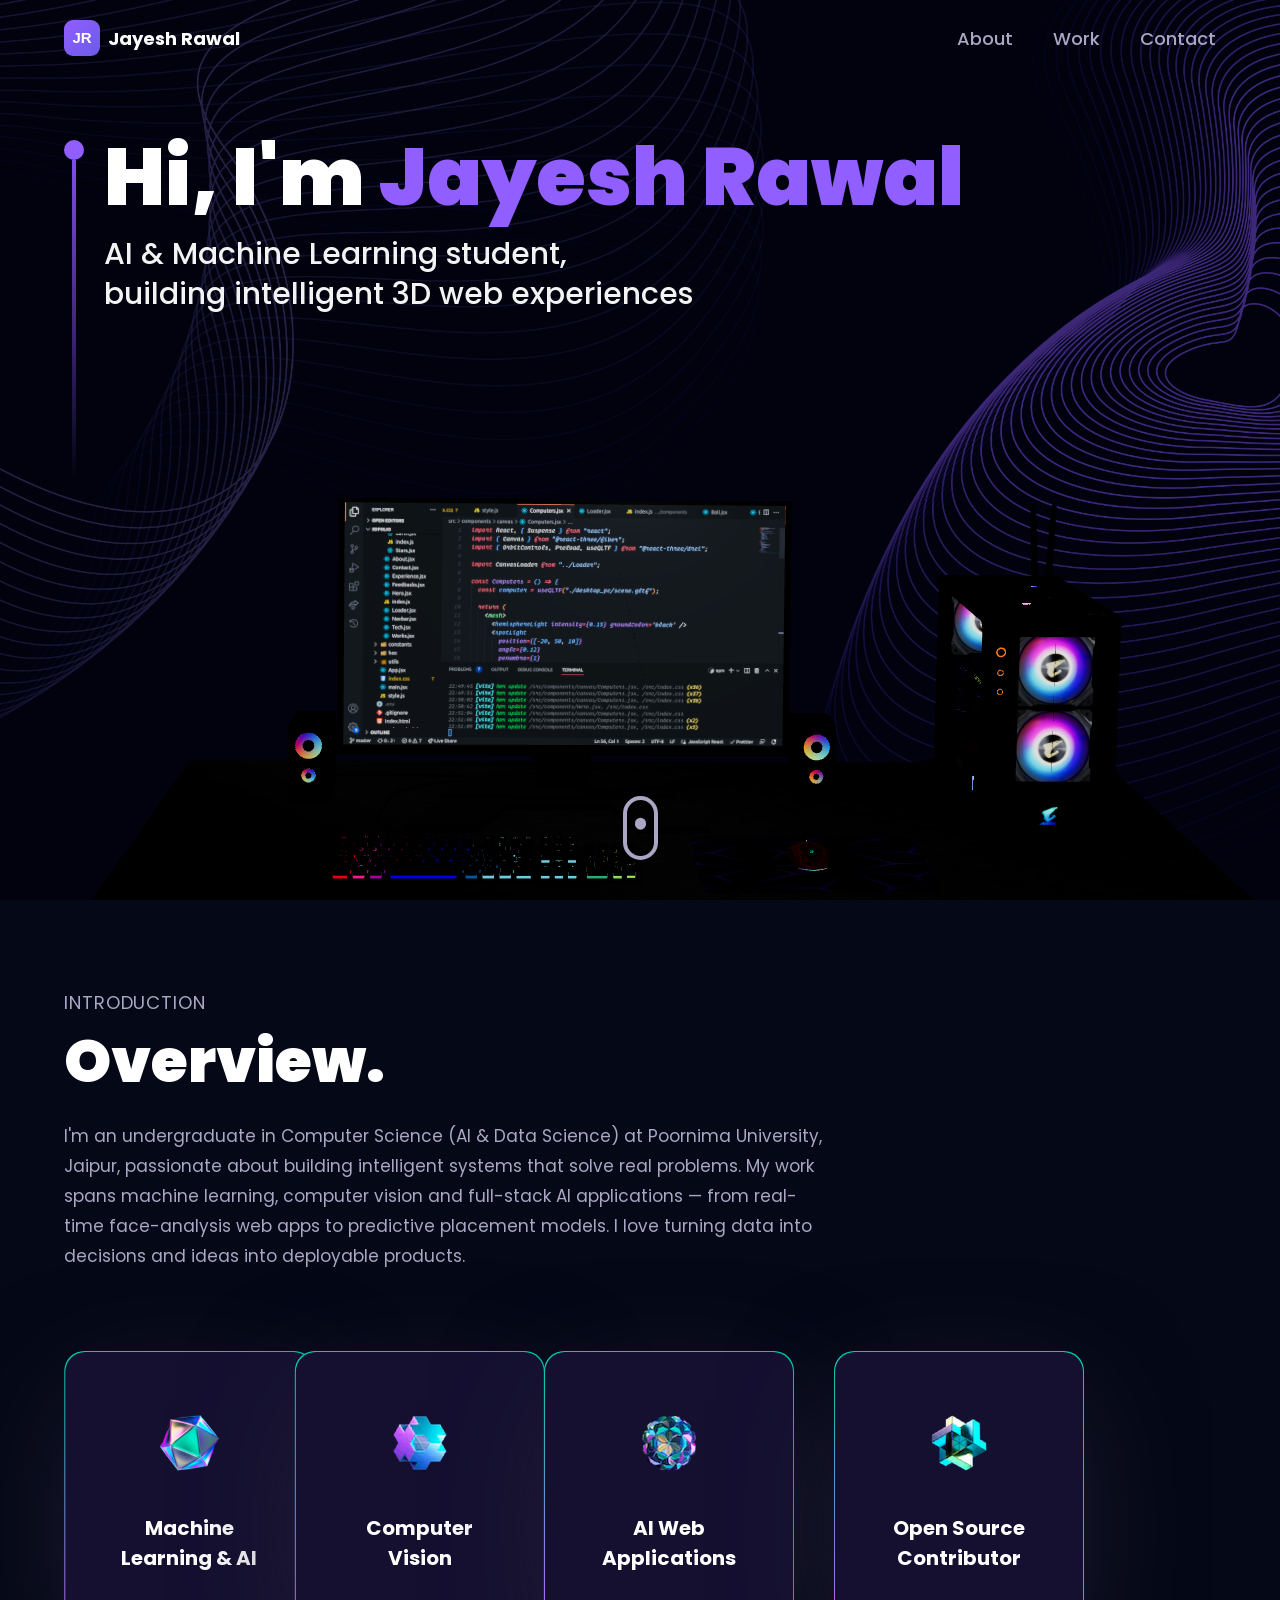
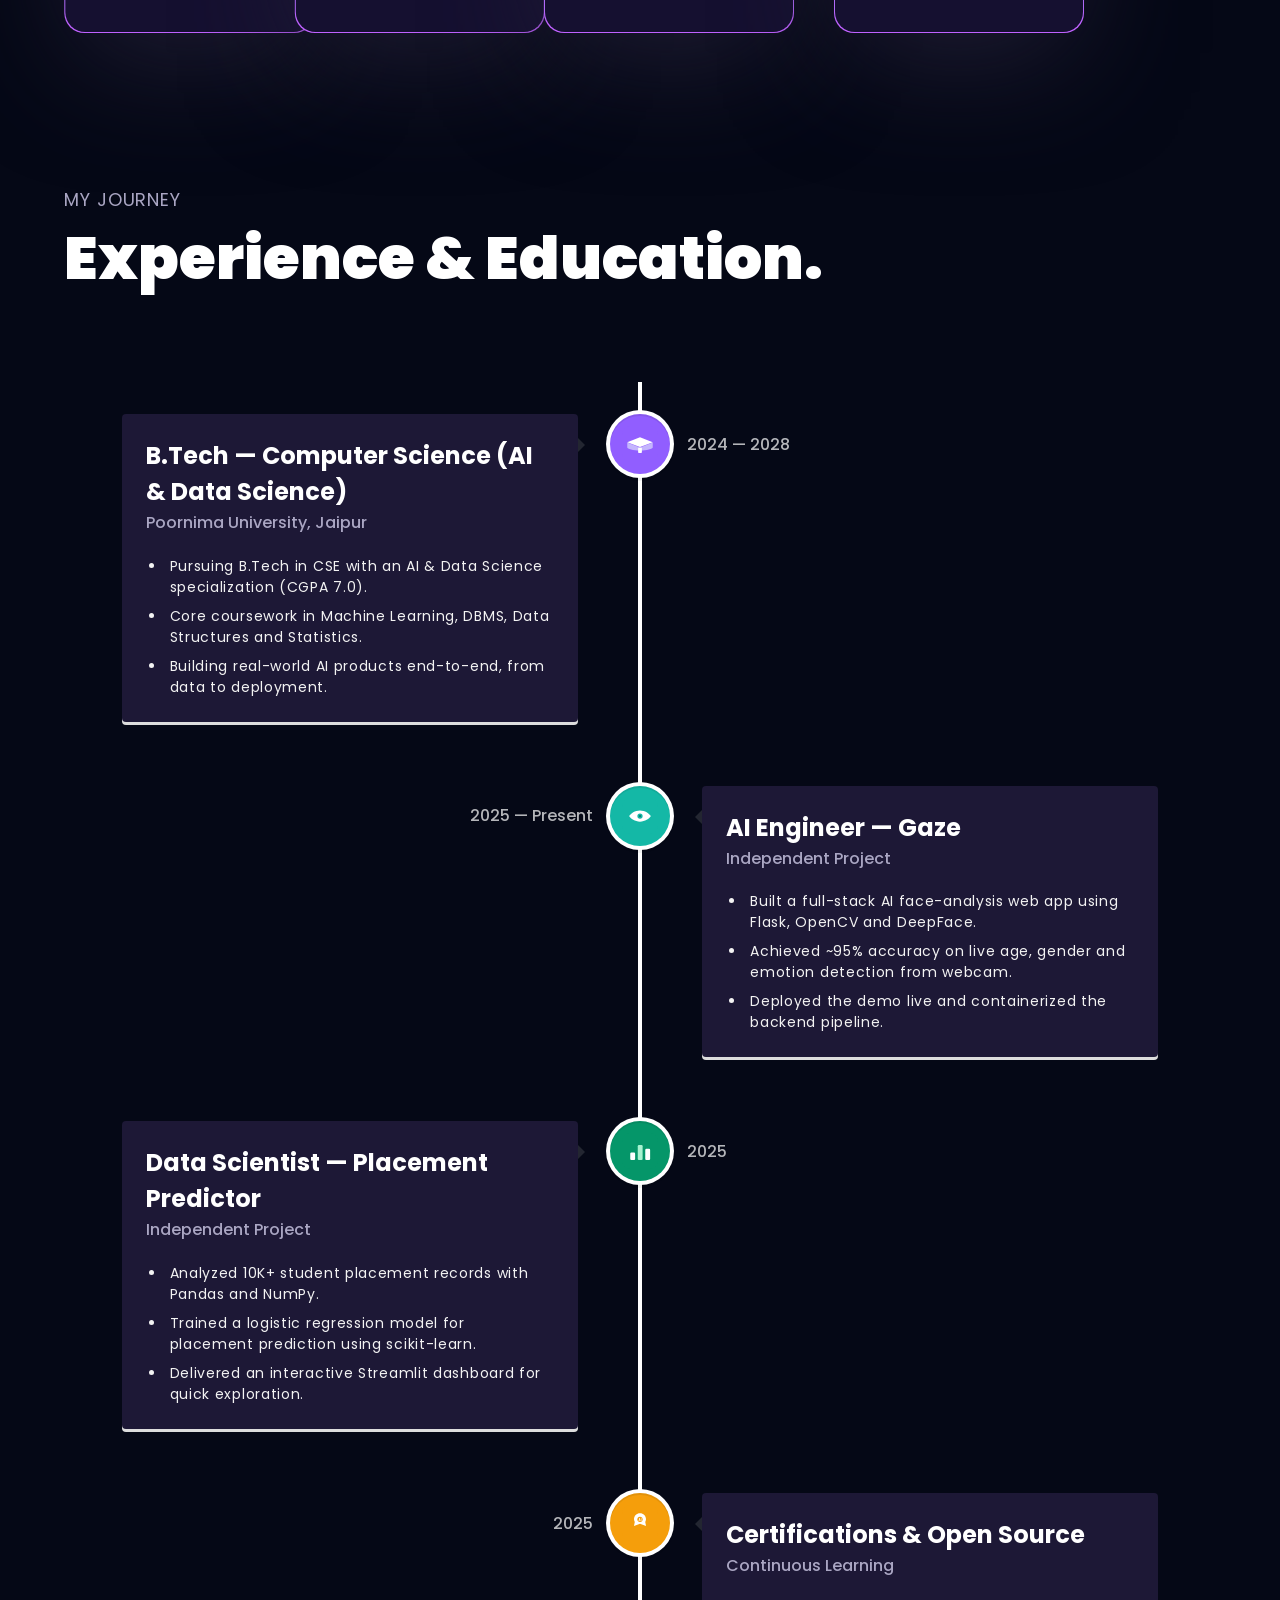
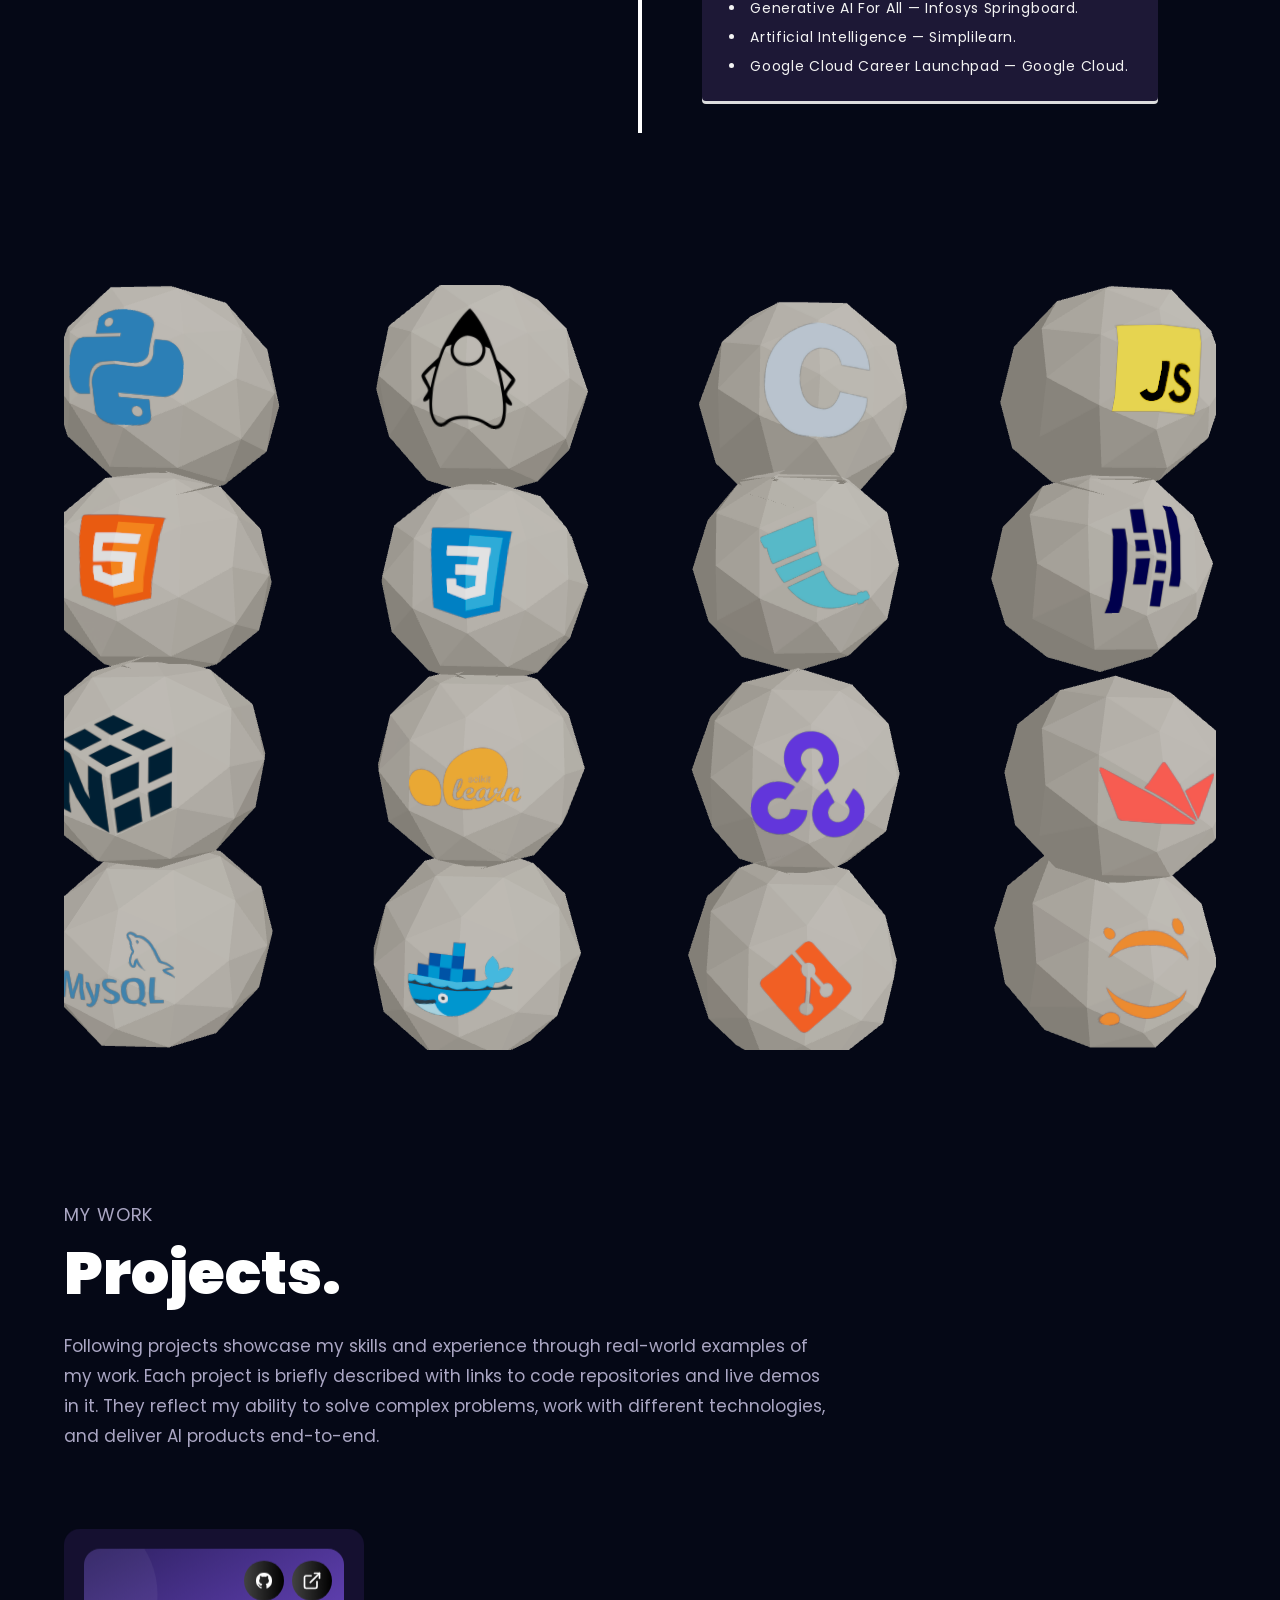
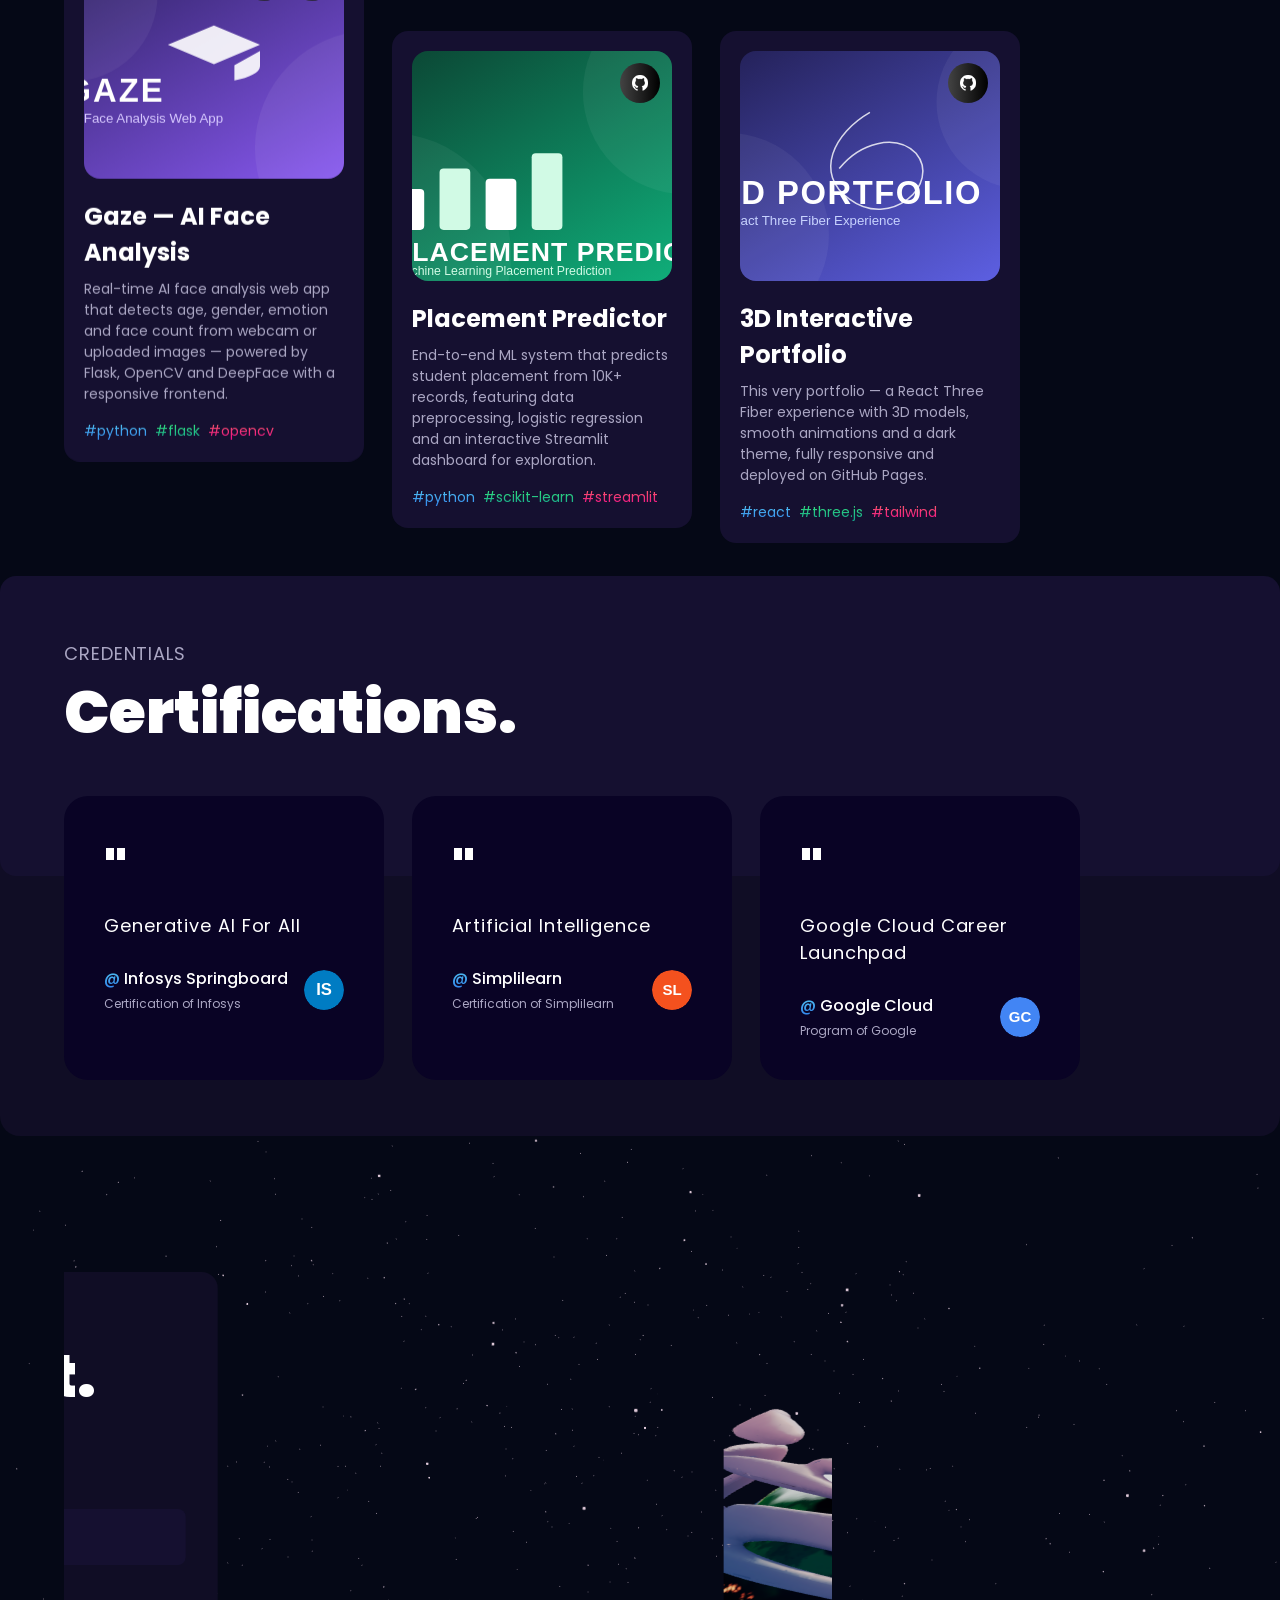
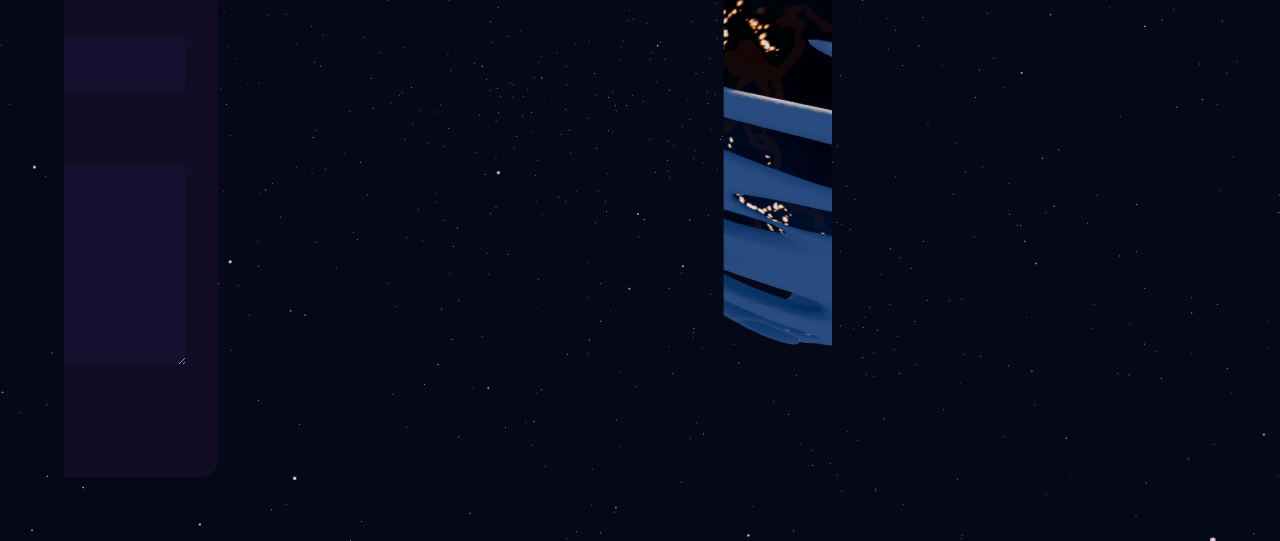
<file: index.html>
<!DOCTYPE html>
<html lang="en">
  <head>
    <meta charset="UTF-8" />
    <link rel="icon" type="image/svg+xml" href="./logo.svg" />
    <meta name="viewport" content="width=device-width, initial-scale=1.0" />
    <title>Jayesh Rawal — 3D Portfolio</title>
    <script type="module" crossorigin src="/assets/index-g8df5xdt.js"></script>
    <link rel="stylesheet" crossorigin href="/assets/index-5GBpnWET.css">
  </head>
  <body>
    <div id="root"></div>
  </body>
</html>
</file>
<file: assets/index-5GBpnWET.css>
@import"https://fonts.googleapis.com/css2?family=Poppins:wght@100;200;300;400;500;600;700;800;900&display=swap";.vertical-timeline *{-webkit-box-sizing:border-box;box-sizing:border-box}.vertical-timeline{width:95%;max-width:1170px;margin:0 auto;position:relative;padding:2em 0}.vertical-timeline:after{content:"";display:table;clear:both}.vertical-timeline:before{content:"";position:absolute;top:0;left:18px;height:100%;width:4px;background:var(--line-color)}.vertical-timeline.vertical-timeline--one-column-right:before{right:18px;left:unset}@media only screen and (min-width:1170px){.vertical-timeline.vertical-timeline--two-columns{width:90%}.vertical-timeline.vertical-timeline--two-columns:before{left:50%;margin-left:-2px}}.vertical-timeline-element{position:relative;margin:2em 0}.vertical-timeline-element>div{min-height:1px}.vertical-timeline-element:after{content:"";display:table;clear:both}.vertical-timeline-element:first-child{margin-top:0}.vertical-timeline-element:last-child{margin-bottom:0}@media only screen and (min-width:1170px){.vertical-timeline-element{margin:4em 0}.vertical-timeline-element:first-child{margin-top:0}.vertical-timeline-element:last-child{margin-bottom:0}}.vertical-timeline-element-icon{position:absolute;top:0;left:0;width:40px;height:40px;border-radius:50%;-webkit-box-shadow:0 0 0 4px #fff,inset 0 2px 0 rgba(0,0,0,.08),0 3px 0 4px rgba(0,0,0,.05);box-shadow:0 0 0 4px #fff,inset 0 2px #00000014,0 3px 0 4px #0000000d}.vertical-timeline--one-column-right .vertical-timeline-element-icon{right:0;left:unset}.vertical-timeline-element-icon svg{display:block;width:24px;height:24px;position:relative;left:50%;top:50%;margin-left:-12px;margin-top:-12px}@media only screen and (min-width:1170px){.vertical-timeline--two-columns .vertical-timeline-element-icon{width:60px;height:60px;left:50%;margin-left:-30px}}.vertical-timeline-element-icon{-webkit-transform:translateZ(0);-webkit-backface-visibility:hidden}.vertical-timeline--animate .vertical-timeline-element-icon.is-hidden{visibility:hidden}.vertical-timeline--animate .vertical-timeline-element-icon.bounce-in{visibility:visible;-webkit-animation:cd-bounce-1 .6s;animation:cd-bounce-1 .6s}@-webkit-keyframes cd-bounce-1{0%{opacity:0;-webkit-transform:scale(.5)}60%{opacity:1;-webkit-transform:scale(1.2)}to{-webkit-transform:scale(1)}}@keyframes cd-bounce-1{0%{opacity:0;-webkit-transform:scale(.5);transform:scale(.5)}60%{opacity:1;-webkit-transform:scale(1.2);transform:scale(1.2)}to{-webkit-transform:scale(1);transform:scale(1)}}.vertical-timeline-element-content{position:relative;margin-left:60px;background:#fff;border-radius:.25em;padding:1em;-webkit-box-shadow:0 3px 0 #ddd;box-shadow:0 3px #ddd}.vertical-timeline--one-column-right .vertical-timeline-element-content{margin-right:60px;margin-left:unset}.vertical-timeline-element--no-children .vertical-timeline-element-content{background:0 0;-webkit-box-shadow:none;box-shadow:none}.vertical-timeline-element-content:after{content:"";display:table;clear:both}.vertical-timeline-element-content h2{color:#303e49}.vertical-timeline-element-content .vertical-timeline-element-date,.vertical-timeline-element-content p{font-size:13px;font-size:.8125rem;font-weight:500}.vertical-timeline-element-content .vertical-timeline-element-date{display:inline-block}.vertical-timeline-element-content p{margin:1em 0 0;line-height:1.6}.vertical-timeline-element-title,.vertical-timeline-element-subtitle{margin:0}.vertical-timeline-element-content .vertical-timeline-element-date{float:left;padding:.8em 0;opacity:.7}.vertical-timeline-element-content-arrow{content:"";position:absolute;top:16px;right:100%;height:0;width:0;border:7px solid transparent;border-right:7px solid #fff}.vertical-timeline--one-column-right .vertical-timeline-element-content-arrow{content:"";position:absolute;top:16px;right:unset;left:100%;height:0;width:0;border:7px solid transparent;border-left:7px solid #fff}.vertical-timeline--one-column-right .vertical-timeline-element-content:before{left:100%;border-left:7px solid #fff;border-right:unset}.vertical-timeline-element--no-children .vertical-timeline-element-content:before{display:none}.vertical-timeline-element--no-children .vertical-timeline-element-content-arrow{display:none}@media only screen and (min-width:768px){.vertical-timeline-element-content h2{font-size:20px;font-size:1.25rem}.vertical-timeline-element-content p{font-size:16px;font-size:1rem}.vertical-timeline-element-content .vertical-timeline-element-date{font-size:14px;font-size:.875rem}}@media only screen and (min-width:1170px){.vertical-timeline--two-columns .vertical-timeline-element-content{margin-left:0;padding:1.5em;width:44%}.vertical-timeline--two-columns .vertical-timeline-element-content-arrow{top:24px;left:100%;-webkit-transform:rotate(180deg);transform:rotate(180deg)}.vertical-timeline--two-columns .vertical-timeline-element-content .vertical-timeline-element-date{position:absolute;width:100%;left:124%;top:6px;font-size:16px;font-size:1rem}.vertical-timeline--two-columns .vertical-timeline-element.vertical-timeline-element--right .vertical-timeline-element-content,.vertical-timeline--two-columns .vertical-timeline-element:nth-child(2n):not(.vertical-timeline-element--left) .vertical-timeline-element-content{float:right}.vertical-timeline--two-columns .vertical-timeline-element.vertical-timeline-element--right .vertical-timeline-element-content-arrow,.vertical-timeline--two-columns .vertical-timeline-element:nth-child(2n):not(.vertical-timeline-element--left) .vertical-timeline-element-content-arrow{top:24px;left:auto;right:100%;-webkit-transform:rotate(0);transform:rotate(0)}.vertical-timeline--one-column-right .vertical-timeline-element.vertical-timeline-element--right .vertical-timeline-element-content-arrow,.vertical-timeline--one-column-right .vertical-timeline-element:nth-child(2n):not(.vertical-timeline-element--left) .vertical-timeline-element-content-arrow{top:24px;left:100%;right:auto;-webkit-transform:rotate(0);transform:rotate(0)}.vertical-timeline--two-columns .vertical-timeline-element.vertical-timeline-element--right .vertical-timeline-element-content .vertical-timeline-element-date,.vertical-timeline--two-columns .vertical-timeline-element:nth-child(2n):not(.vertical-timeline-element--left) .vertical-timeline-element-content .vertical-timeline-element-date{left:auto;right:124%;text-align:right}}.vertical-timeline--animate .vertical-timeline-element-content.is-hidden{visibility:hidden}.vertical-timeline--animate .vertical-timeline-element-content.bounce-in{visibility:visible;-webkit-animation:cd-bounce-2 .6s;animation:cd-bounce-2 .6s}@media only screen and (min-width:1170px){.vertical-timeline--two-columns.vertical-timeline--animate .vertical-timeline-element.vertical-timeline-element--right .vertical-timeline-element-content.bounce-in,.vertical-timeline--two-columns.vertical-timeline--animate .vertical-timeline-element:nth-child(2n):not(.vertical-timeline-element--left) .vertical-timeline-element-content.bounce-in{-webkit-animation:cd-bounce-2-inverse .6s;animation:cd-bounce-2-inverse .6s}}@media only screen and (max-width:1169px){.vertical-timeline--animate .vertical-timeline-element-content.bounce-in{visibility:visible;-webkit-animation:cd-bounce-2-inverse .6s;animation:cd-bounce-2-inverse .6s}}@-webkit-keyframes cd-bounce-2{0%{opacity:0;-webkit-transform:translateX(-100px)}60%{opacity:1;-webkit-transform:translateX(20px)}to{-webkit-transform:translateX(0)}}@keyframes cd-bounce-2{0%{opacity:0;-webkit-transform:translateX(-100px);transform:translate(-100px)}60%{opacity:1;-webkit-transform:translateX(20px);transform:translate(20px)}to{-webkit-transform:translateX(0);transform:translate(0)}}@-webkit-keyframes cd-bounce-2-inverse{0%{opacity:0;-webkit-transform:translateX(100px)}60%{opacity:1;-webkit-transform:translateX(-20px)}to{-webkit-transform:translateX(0)}}@keyframes cd-bounce-2-inverse{0%{opacity:0;-webkit-transform:translateX(100px);transform:translate(100px)}60%{opacity:1;-webkit-transform:translateX(-20px);transform:translate(-20px)}to{-webkit-transform:translateX(0);transform:translate(0)}}*,:before,:after{box-sizing:border-box;border-width:0;border-style:solid;border-color:#e5e7eb}:before,:after{--tw-content: ""}html,:host{line-height:1.5;-webkit-text-size-adjust:100%;-moz-tab-size:4;-o-tab-size:4;tab-size:4;font-family:ui-sans-serif,system-ui,sans-serif,"Apple Color Emoji","Segoe UI Emoji",Segoe UI Symbol,"Noto Color Emoji";font-feature-settings:normal;font-variation-settings:normal;-webkit-tap-highlight-color:transparent}body{margin:0;line-height:inherit}hr{height:0;color:inherit;border-top-width:1px}abbr:where([title]){-webkit-text-decoration:underline dotted;text-decoration:underline dotted}h1,h2,h3,h4,h5,h6{font-size:inherit;font-weight:inherit}a{color:inherit;text-decoration:inherit}b,strong{font-weight:bolder}code,kbd,samp,pre{font-family:ui-monospace,SFMono-Regular,Menlo,Monaco,Consolas,Liberation Mono,Courier New,monospace;font-feature-settings:normal;font-variation-settings:normal;font-size:1em}small{font-size:80%}sub,sup{font-size:75%;line-height:0;position:relative;vertical-align:baseline}sub{bottom:-.25em}sup{top:-.5em}table{text-indent:0;border-color:inherit;border-collapse:collapse}button,input,optgroup,select,textarea{font-family:inherit;font-feature-settings:inherit;font-variation-settings:inherit;font-size:100%;font-weight:inherit;line-height:inherit;color:inherit;margin:0;padding:0}button,select{text-transform:none}button,[type=button],[type=reset],[type=submit]{-webkit-appearance:button;background-color:transparent;background-image:none}:-moz-focusring{outline:auto}:-moz-ui-invalid{box-shadow:none}progress{vertical-align:baseline}::-webkit-inner-spin-button,::-webkit-outer-spin-button{height:auto}[type=search]{-webkit-appearance:textfield;outline-offset:-2px}::-webkit-search-decoration{-webkit-appearance:none}::-webkit-file-upload-button{-webkit-appearance:button;font:inherit}summary{display:list-item}blockquote,dl,dd,h1,h2,h3,h4,h5,h6,hr,figure,p,pre{margin:0}fieldset{margin:0;padding:0}legend{padding:0}ol,ul,menu{list-style:none;margin:0;padding:0}dialog{padding:0}textarea{resize:vertical}input::-moz-placeholder,textarea::-moz-placeholder{opacity:1;color:#9ca3af}input::placeholder,textarea::placeholder{opacity:1;color:#9ca3af}button,[role=button]{cursor:pointer}:disabled{cursor:default}img,svg,video,canvas,audio,iframe,embed,object{display:block;vertical-align:middle}img,video{max-width:100%;height:auto}[hidden]{display:none}*,:before,:after{--tw-border-spacing-x: 0;--tw-border-spacing-y: 0;--tw-translate-x: 0;--tw-translate-y: 0;--tw-rotate: 0;--tw-skew-x: 0;--tw-skew-y: 0;--tw-scale-x: 1;--tw-scale-y: 1;--tw-pan-x: ;--tw-pan-y: ;--tw-pinch-zoom: ;--tw-scroll-snap-strictness: proximity;--tw-gradient-from-position: ;--tw-gradient-via-position: ;--tw-gradient-to-position: ;--tw-ordinal: ;--tw-slashed-zero: ;--tw-numeric-figure: ;--tw-numeric-spacing: ;--tw-numeric-fraction: ;--tw-ring-inset: ;--tw-ring-offset-width: 0px;--tw-ring-offset-color: #fff;--tw-ring-color: rgb(59 130 246 / .5);--tw-ring-offset-shadow: 0 0 #0000;--tw-ring-shadow: 0 0 #0000;--tw-shadow: 0 0 #0000;--tw-shadow-colored: 0 0 #0000;--tw-blur: ;--tw-brightness: ;--tw-contrast: ;--tw-grayscale: ;--tw-hue-rotate: ;--tw-invert: ;--tw-saturate: ;--tw-sepia: ;--tw-drop-shadow: ;--tw-backdrop-blur: ;--tw-backdrop-brightness: ;--tw-backdrop-contrast: ;--tw-backdrop-grayscale: ;--tw-backdrop-hue-rotate: ;--tw-backdrop-invert: ;--tw-backdrop-opacity: ;--tw-backdrop-saturate: ;--tw-backdrop-sepia: }::backdrop{--tw-border-spacing-x: 0;--tw-border-spacing-y: 0;--tw-translate-x: 0;--tw-translate-y: 0;--tw-rotate: 0;--tw-skew-x: 0;--tw-skew-y: 0;--tw-scale-x: 1;--tw-scale-y: 1;--tw-pan-x: ;--tw-pan-y: ;--tw-pinch-zoom: ;--tw-scroll-snap-strictness: proximity;--tw-gradient-from-position: ;--tw-gradient-via-position: ;--tw-gradient-to-position: ;--tw-ordinal: ;--tw-slashed-zero: ;--tw-numeric-figure: ;--tw-numeric-spacing: ;--tw-numeric-fraction: ;--tw-ring-inset: ;--tw-ring-offset-width: 0px;--tw-ring-offset-color: #fff;--tw-ring-color: rgb(59 130 246 / .5);--tw-ring-offset-shadow: 0 0 #0000;--tw-ring-shadow: 0 0 #0000;--tw-shadow: 0 0 #0000;--tw-shadow-colored: 0 0 #0000;--tw-blur: ;--tw-brightness: ;--tw-contrast: ;--tw-grayscale: ;--tw-hue-rotate: ;--tw-invert: ;--tw-saturate: ;--tw-sepia: ;--tw-drop-shadow: ;--tw-backdrop-blur: ;--tw-backdrop-brightness: ;--tw-backdrop-contrast: ;--tw-backdrop-grayscale: ;--tw-backdrop-hue-rotate: ;--tw-backdrop-invert: ;--tw-backdrop-opacity: ;--tw-backdrop-saturate: ;--tw-backdrop-sepia: }.static{position:static}.fixed{position:fixed}.absolute{position:absolute}.relative{position:relative}.inset-0{top:0;right:0;bottom:0;left:0}.bottom-32{bottom:8rem}.right-0{right:0}.top-0{top:0}.top-20{top:5rem}.top-\[120px\]{top:120px}.z-0{z-index:0}.z-10{z-index:10}.z-20{z-index:20}.z-\[-1\]{z-index:-1}.m-3{margin:.75rem}.mx-4{margin-left:1rem;margin-right:1rem}.mx-auto{margin-left:auto;margin-right:auto}.my-2{margin-top:.5rem;margin-bottom:.5rem}.-mt-20{margin-top:-5rem}.mb-1{margin-bottom:.25rem}.mb-2{margin-bottom:.5rem}.mb-4{margin-bottom:1rem}.ml-5{margin-left:1.25rem}.mt-1{margin-top:.25rem}.mt-12{margin-top:3rem}.mt-2{margin-top:.5rem}.mt-20{margin-top:5rem}.mt-3{margin-top:.75rem}.mt-4{margin-top:1rem}.mt-5{margin-top:1.25rem}.mt-7{margin-top:1.75rem}.flex{display:flex}.hidden{display:none}.h-1\/2{height:50%}.h-10{height:2.5rem}.h-16{height:4rem}.h-3{height:.75rem}.h-40{height:10rem}.h-5{height:1.25rem}.h-9{height:2.25rem}.h-\[230px\]{height:230px}.h-\[28px\]{height:28px}.h-\[350px\]{height:350px}.h-\[60\%\]{height:60%}.h-\[64px\]{height:64px}.h-\[70vh\]{height:70vh}.h-auto{height:auto}.h-full{height:100%}.h-screen{height:100vh}.min-h-\[280px\]{min-height:280px}.min-h-\[300px\]{min-height:300px}.min-h-screen{min-height:100vh}.w-1{width:.25rem}.w-1\/2{width:50%}.w-10{width:2.5rem}.w-16{width:4rem}.w-3{width:.75rem}.w-5{width:1.25rem}.w-9{width:2.25rem}.w-\[28px\]{width:28px}.w-\[35px\]{width:35px}.w-\[60\%\]{width:60%}.w-fit{width:-moz-fit-content;width:fit-content}.w-full{width:100%}.min-w-\[140px\]{min-width:140px}.max-w-3xl{max-width:48rem}.max-w-7xl{max-width:80rem}.max-w-\[250px\]{max-width:250px}.flex-1{flex:1 1 0%}.flex-\[0\.75\]{flex:.75}.cursor-pointer{cursor:pointer}.list-disc{list-style-type:disc}.list-none{list-style-type:none}.flex-row{flex-direction:row}.flex-col{flex-direction:column}.flex-col-reverse{flex-direction:column-reverse}.flex-wrap{flex-wrap:wrap}.items-start{align-items:flex-start}.items-center{align-items:center}.justify-end{justify-content:flex-end}.justify-center{justify-content:center}.justify-between{justify-content:space-between}.justify-evenly{justify-content:space-evenly}.gap-1{gap:.25rem}.gap-10{gap:2.5rem}.gap-2{gap:.5rem}.gap-4{gap:1rem}.gap-5{gap:1.25rem}.gap-7{gap:1.75rem}.gap-8{gap:2rem}.space-y-2>:not([hidden])~:not([hidden]){--tw-space-y-reverse: 0;margin-top:calc(.5rem * calc(1 - var(--tw-space-y-reverse)));margin-bottom:calc(.5rem * var(--tw-space-y-reverse))}.overflow-hidden{overflow:hidden}.rounded-2xl{border-radius:1rem}.rounded-3xl{border-radius:1.5rem}.rounded-\[20px\]{border-radius:20px}.rounded-full{border-radius:9999px}.rounded-lg{border-radius:.5rem}.rounded-xl{border-radius:.75rem}.border-4{border-width:4px}.border-none{border-style:none}.border-secondary{--tw-border-opacity: 1;border-color:rgb(170 166 195 / var(--tw-border-opacity))}.bg-\[\#915EFF\]{--tw-bg-opacity: 1;background-color:rgb(145 94 255 / var(--tw-bg-opacity))}.bg-black-100{--tw-bg-opacity: 1;background-color:rgb(16 13 37 / var(--tw-bg-opacity))}.bg-black-200{--tw-bg-opacity: 1;background-color:rgb(9 3 37 / var(--tw-bg-opacity))}.bg-primary{--tw-bg-opacity: 1;background-color:rgb(5 8 22 / var(--tw-bg-opacity))}.bg-secondary{--tw-bg-opacity: 1;background-color:rgb(170 166 195 / var(--tw-bg-opacity))}.bg-tertiary{--tw-bg-opacity: 1;background-color:rgb(21 16 48 / var(--tw-bg-opacity))}.bg-transparent{background-color:transparent}.bg-hero-pattern{background-image:url(/assets/herobg-SogpARU-.png)}.bg-cover{background-size:cover}.bg-center{background-position:center}.bg-no-repeat{background-repeat:no-repeat}.object-contain{-o-object-fit:contain;object-fit:contain}.object-cover{-o-object-fit:cover;object-fit:cover}.p-10{padding:2.5rem}.p-2{padding:.5rem}.p-5{padding:1.25rem}.p-6{padding:1.5rem}.p-8{padding:2rem}.p-\[1px\]{padding:1px}.px-12{padding-left:3rem;padding-right:3rem}.px-6{padding-left:1.5rem;padding-right:1.5rem}.px-8{padding-left:2rem;padding-right:2rem}.py-10{padding-top:2.5rem;padding-bottom:2.5rem}.py-3{padding-top:.75rem;padding-bottom:.75rem}.py-4{padding-top:1rem;padding-bottom:1rem}.py-5{padding-top:1.25rem;padding-bottom:1.25rem}.py-6{padding-top:1.5rem;padding-bottom:1.5rem}.pb-14{padding-bottom:3.5rem}.pl-1{padding-left:.25rem}.text-center{text-align:center}.text-2xl{font-size:1.5rem;line-height:2rem}.text-\[12px\]{font-size:12px}.text-\[14px\]{font-size:14px}.text-\[16px\]{font-size:16px}.text-\[17px\]{font-size:17px}.text-\[18px\]{font-size:18px}.text-\[20px\]{font-size:20px}.text-\[24px\]{font-size:24px}.text-\[30px\]{font-size:30px}.text-\[40px\]{font-size:40px}.text-\[48px\]{font-size:48px}.font-black{font-weight:900}.font-bold{font-weight:700}.font-medium{font-weight:500}.font-semibold{font-weight:600}.uppercase{text-transform:uppercase}.leading-\[30px\]{line-height:30px}.tracking-wider{letter-spacing:.05em}.text-\[\#915EFF\]{--tw-text-opacity: 1;color:rgb(145 94 255 / var(--tw-text-opacity))}.text-\[\#dfd9ff\]{--tw-text-opacity: 1;color:rgb(223 217 255 / var(--tw-text-opacity))}.text-secondary{--tw-text-opacity: 1;color:rgb(170 166 195 / var(--tw-text-opacity))}.text-white{--tw-text-opacity: 1;color:rgb(255 255 255 / var(--tw-text-opacity))}.text-white-100{--tw-text-opacity: 1;color:rgb(243 243 243 / var(--tw-text-opacity))}.shadow-card{--tw-shadow: 0px 35px 120px -15px #211e35;--tw-shadow-colored: 0px 35px 120px -15px var(--tw-shadow-color);box-shadow:var(--tw-ring-offset-shadow, 0 0 #0000),var(--tw-ring-shadow, 0 0 #0000),var(--tw-shadow)}.shadow-md{--tw-shadow: 0 4px 6px -1px rgb(0 0 0 / .1), 0 2px 4px -2px rgb(0 0 0 / .1);--tw-shadow-colored: 0 4px 6px -1px var(--tw-shadow-color), 0 2px 4px -2px var(--tw-shadow-color);box-shadow:var(--tw-ring-offset-shadow, 0 0 #0000),var(--tw-ring-shadow, 0 0 #0000),var(--tw-shadow)}.shadow-primary{--tw-shadow-color: #050816;--tw-shadow: var(--tw-shadow-colored)}.outline-none{outline:2px solid transparent;outline-offset:2px}.transition{transition-property:color,background-color,border-color,text-decoration-color,fill,stroke,opacity,box-shadow,transform,filter,-webkit-backdrop-filter;transition-property:color,background-color,border-color,text-decoration-color,fill,stroke,opacity,box-shadow,transform,filter,backdrop-filter;transition-property:color,background-color,border-color,text-decoration-color,fill,stroke,opacity,box-shadow,transform,filter,backdrop-filter,-webkit-backdrop-filter;transition-timing-function:cubic-bezier(.4,0,.2,1);transition-duration:.15s}*{margin:0;padding:0;box-sizing:border-box;font-family:Poppins,sans-serif;scroll-behavior:smooth;color-scheme:dark}.hash-span{margin-top:-100px;padding-bottom:100px;display:block}.black-gradient{background:#000;background:linear-gradient(to right,#434343,#000)}.violet-gradient{background:#804dee;background:linear-gradient(-90deg,#804dee,#3c335000);background:-webkit-linear-gradient(-90deg,#804dee 0%,rgba(60,51,80,0) 100%)}.green-pink-gradient{background:linear-gradient(90.13deg,#00cea8 1.9%,#bf61ff 97.5%);background:-webkit-linear-gradient(-90.13deg,#00cea8 1.9%,#bf61ff 97.5%)}.orange-text-gradient{background:#f12711;background:linear-gradient(to top,#f12711,#f5af19);-webkit-background-clip:text;-webkit-text-fill-color:transparent}.green-text-gradient{background:#11998e;background:linear-gradient(to top,#11998e,#38ef7d);-webkit-background-clip:text;-webkit-text-fill-color:transparent}.blue-text-gradient{background:#56ccf2;background:linear-gradient(to top,#2f80ed,#56ccf2);-webkit-background-clip:text;-webkit-text-fill-color:transparent}.pink-text-gradient{background:#ec008c;background:linear-gradient(to top,#ec008c,#fc6767);-webkit-background-clip:text;-webkit-text-fill-color:transparent}.canvas-loader{font-size:10px;width:1em;height:1em;border-radius:50%;position:relative;text-indent:-9999em;animation:mulShdSpin 1.1s infinite ease;transform:translateZ(0)}@keyframes mulShdSpin{0%,to{box-shadow:0 -2.6em #fff,1.8em -1.8em #fff3,2.5em 0 #fff3,1.75em 1.75em #fff3,0 2.5em #fff3,-1.8em 1.8em #fff3,-2.6em 0 #ffffff80,-1.8em -1.8em #ffffffb3}12.5%{box-shadow:0 -2.6em #ffffffb3,1.8em -1.8em #fff,2.5em 0 #fff3,1.75em 1.75em #fff3,0 2.5em #fff3,-1.8em 1.8em #fff3,-2.6em 0 #fff3,-1.8em -1.8em #ffffff80}25%{box-shadow:0 -2.6em #ffffff80,1.8em -1.8em #ffffffb3,2.5em 0 #fff,1.75em 1.75em #fff3,0 2.5em #fff3,-1.8em 1.8em #fff3,-2.6em 0 #fff3,-1.8em -1.8em #fff3}37.5%{box-shadow:0 -2.6em #fff3,1.8em -1.8em #ffffff80,2.5em 0 #ffffffb3,1.75em 1.75em #fff,0 2.5em #fff3,-1.8em 1.8em #fff3,-2.6em 0 #fff3,-1.8em -1.8em #fff3}50%{box-shadow:0 -2.6em #fff3,1.8em -1.8em #fff3,2.5em 0 #ffffff80,1.75em 1.75em #ffffffb3,0 2.5em #fff,-1.8em 1.8em #fff3,-2.6em 0 #fff3,-1.8em -1.8em #fff3}62.5%{box-shadow:0 -2.6em #fff3,1.8em -1.8em #fff3,2.5em 0 #fff3,1.75em 1.75em #ffffff80,0 2.5em #ffffffb3,-1.8em 1.8em #fff,-2.6em 0 #fff3,-1.8em -1.8em #fff3}75%{box-shadow:0 -2.6em #fff3,1.8em -1.8em #fff3,2.5em 0 #fff3,1.75em 1.75em #fff3,0 2.5em #ffffff80,-1.8em 1.8em #ffffffb3,-2.6em 0 #fff,-1.8em -1.8em #fff3}87.5%{box-shadow:0 -2.6em #fff3,1.8em -1.8em #fff3,2.5em 0 #fff3,1.75em 1.75em #fff3,0 2.5em #fff3,-1.8em 1.8em #ffffff80,-2.6em 0 #ffffffb3,-1.8em -1.8em #fff}}.placeholder\:text-secondary::-moz-placeholder{--tw-text-opacity: 1;color:rgb(170 166 195 / var(--tw-text-opacity))}.placeholder\:text-secondary::placeholder{--tw-text-opacity: 1;color:rgb(170 166 195 / var(--tw-text-opacity))}.hover\:text-white:hover{--tw-text-opacity: 1;color:rgb(255 255 255 / var(--tw-text-opacity))}@media not all and (min-width: 640px){.max-sm\:justify-center{justify-content:center}}@media (min-width: 450px){.xs\:bottom-10{bottom:2.5rem}.xs\:w-\[250px\]{width:250px}.xs\:w-\[320px\]{width:320px}.xs\:text-\[20px\]{font-size:20px}.xs\:text-\[40px\]{font-size:40px}.xs\:text-\[50px\]{font-size:50px}}@media (min-width: 640px){.sm\:block{display:block}.sm\:flex{display:flex}.sm\:hidden{display:none}.sm\:h-80{height:20rem}.sm\:h-\[85vh\]{height:85vh}.sm\:w-\[300px\]{width:300px}.sm\:px-16{padding-left:4rem;padding-right:4rem}.sm\:py-16{padding-top:4rem;padding-bottom:4rem}.sm\:text-\[18px\]{font-size:18px}.sm\:text-\[26px\]{font-size:26px}.sm\:text-\[50px\]{font-size:50px}.sm\:text-\[60px\]{font-size:60px}}@media (min-width: 768px){.md\:h-\[550px\]{height:550px}.md\:text-\[60px\]{font-size:60px}}@media (min-width: 1024px){.lg\:text-\[30px\]{font-size:30px}.lg\:text-\[80px\]{font-size:80px}.lg\:leading-\[40px\]{line-height:40px}.lg\:leading-\[98px\]{line-height:98px}}@media (min-width: 1280px){.xl\:mt-12{margin-top:3rem}.xl\:h-auto{height:auto}.xl\:flex-1{flex:1 1 0%}.xl\:flex-row{flex-direction:row}}
</file>
